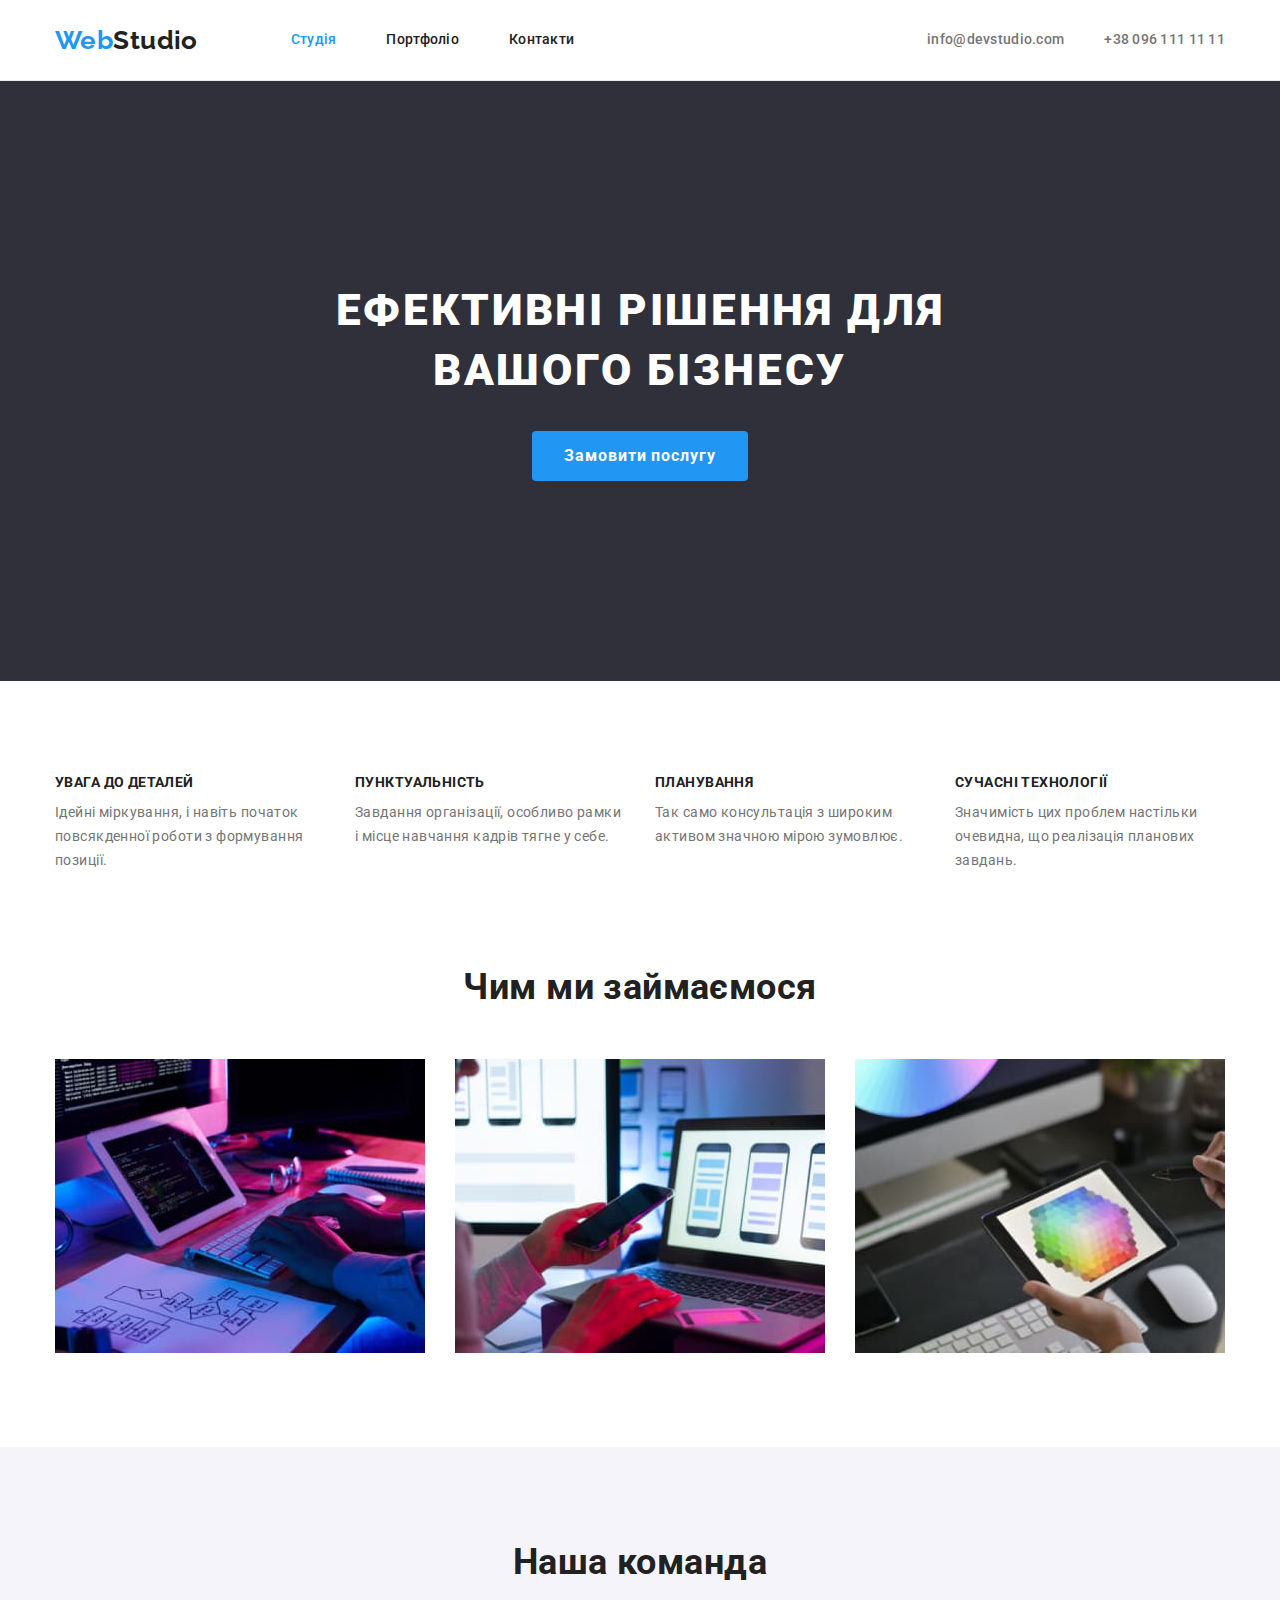
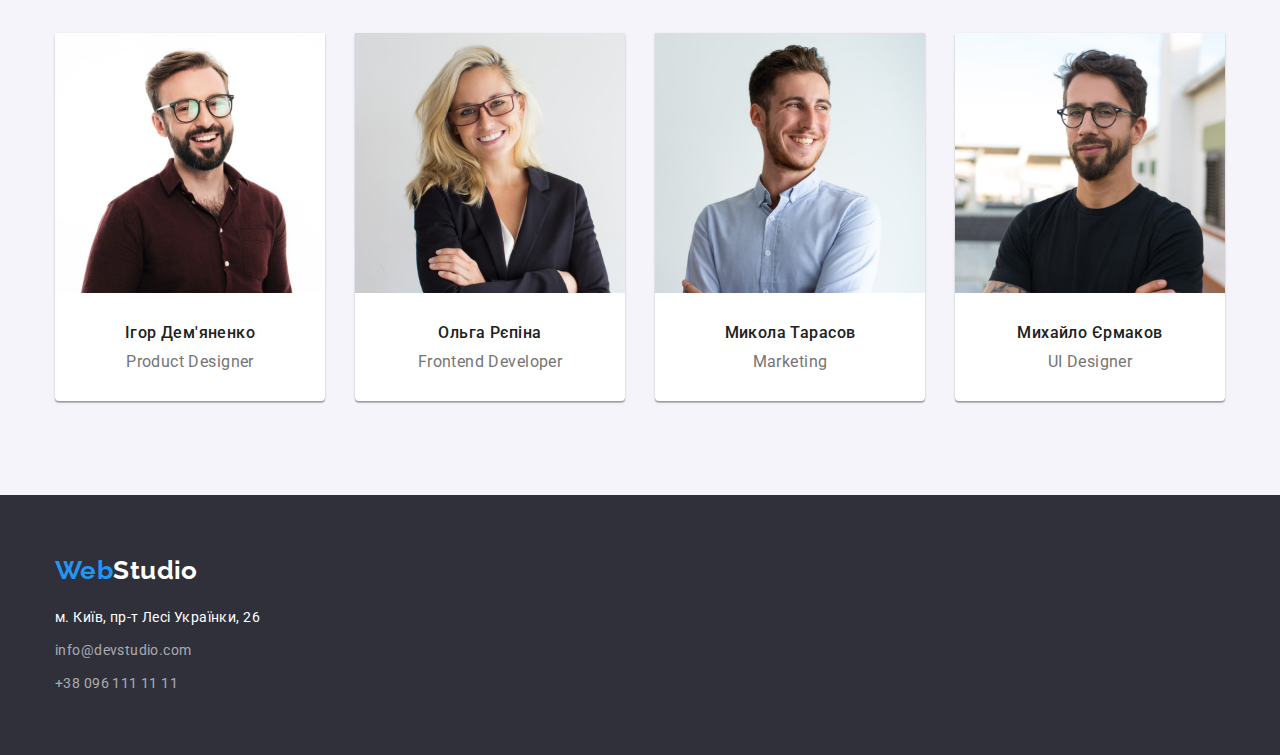
<file: index.html>
<!DOCTYPE html>
<html lang="uk">
  <head>
    <meta charset="UTF-8">
    <meta http-equiv="X-UA-Compatible" content="IE=edge">
    <meta name="viewport" content="width=device-width, initial-scale=1.0">
    <title>Document</title>
    <link rel="preconnect" href="https://fonts.googleapis.com">
    <link rel="preconnect" href="https://fonts.gstatic.com" crossorigin>
    <link href="https://fonts.googleapis.com/css2?family=Raleway:wght@700&family=Roboto:wght@400;500;700;900&display=swap" rel="stylesheet">
    <link rel="stylesheet" href="./portfolio.html">
    <link rel="stylesheet" href="https://cdnjs.cloudflare.com/ajax/libs/modern-normalize/1.1.0/modern-normalize.min.css">
    <link rel="stylesheet" href="./css/styles.css">
  </head>
  
    <body>
      <!--шапка-->
      <header>
        <div class="conteiner main-nav">
          <nav class="logo-nav">
            <a href="" class="logo"><span class="web">Web</span>Studio
            </a>
            
            <ul class="site-nav">
              <li class="item"><a href="./index.html" class="link current">Студія</a></li>
              <li class="item"><a href="./portfolio.html" class="link">Портфоліо</a></li>
              <li class="item"><a href="" class="link">Контакти</a></li>
            </ul>
          </nav>
          <ul class="contacts">
            <li class="item"><a href="mailo:info@devstudio.com" class="link">info@devstudio.com</a></li>
            <li class="item"><a href="tel:+380961111111" class="link">+38 096 111 11 11</a></li>
          </ul>
        </div>
      </header>
      <!--контент-->
      <main>
        <!--герой-->
        
          <section class="hero">
            <div class="conteiner">
              <h1 class="hero-title">Ефективні рішення для<br>вашого бізнесу</h1>
              <button type="button" class="hero-button">Замовити послугу</button>  
            </div>  
          </section>
          <!--цілі-->
          
            <section class="section">
              <div class="conteiner goal">
                <ul class="list">
                  <li class="item">
                    <h3 class="goal-name">УВАГА ДО ДЕТАЛЕЙ</h3>
                    <p class="goal-text">
                      Ідейні міркування, і навіть початок повсякденної роботи з
                      формування позиції.
                    </p>
                  </li>
                  <li class="item">
                    <h3 class="goal-name">ПУНКТУАЛЬНІСТЬ</h3>
                    <p class="goal-text">
                      Завдання організації, особливо рамки і місце навчання кадрів тягне
                      у себе.
                    </p>
                  </li>
                  <li class="item">
                    <h3 class="goal-name">ПЛАНУВАННЯ</h3>
                    <p class="goal-text">
                      Так само консультація з широким активом значною мірою зумовлює.
                    </p>
                  </li>
                  <li class="item">
                    <h3 class="goal-name">СУЧАСНІ ТЕХНОЛОГІЇ</h3>
                    <p class="goal-text">
                      Значимість цих проблем настільки очевидна, що реалізація планових
                      завдань.
                    </p>
                  </li>
                </ul>
              </div>
              </section>
              <!--фото праці-->
              <section class="section">
                <div class="conteiner">
                  <h2 class="section-title">Чим ми займаємося</h2>
                  <ul class="photo-work">
                    <li class="item">
                      <img src="./images/work1.jpg" alt="фото роботи 1" width="370">
                    </li>
                    <li class="item">
                      <img src="./images/work2.jpg" alt="фото роботи 2" width="370">
                    </li>
                    <li class="item">
                      <img src="./images/work3.jpg" alt="фото роботи 3" width="370">
                    </li>
                  </ul>
                </div>
            </section>
           
          <!--знайомство з командою-->
          <section class="list section">
           <div class="conteiner">
            <h2 class="section-title">Наша команда</h2>
            <ul class="team-list">
              <li class="item">
                <img
                  src="./images/designer.jpg"
                  alt="Ігор Дем'яненко"
                  width="270"
                >
                <div class="team-item">
                  <h3 class="name">Ігор Дем'яненко</h3>
                  <p lang="en" class="jod-title">Product Designer</p>
                </div>
              </li>
    
              <li class="item">
                <img 
                src="./images/developer.jpg" 
                alt="Ольга Рєпіна" 
                width="270"
                >
                <div class="team-item">
                  <h3 class="name">Ольга Рєпіна</h3>
                  <p lang="en" class="jod-title">Frontend Developer</p>
                </div>
              </li>
    
              <li class="item">
                <img                   
                  src="./images/marketing.jpg"
                  alt="Микола Тарасов"
                  width="270"
                >
                <div class="team-item">
                  <h3 class="name">Микола Тарасов</h3>
                  <p lang="en" class="jod-title">Marketing</p>
                </div>
              </li>

              <li class="item">
                <img                   
                  src="./images/uidesigner.jpg"
                  alt="Михайло Єрмаков"
                  width="270"
                  >
                  <div class="team-item">
                    <h3 class="name">Михайло Єрмаков</h3>
                    <p lang="en" class="jod-title">UI Designer</p>
                  </div>
              </li>
            </ul>
          </section>
        </div>
      </main>
  
      <!--футер-->
      <footer class="footer">
        <div class="conteiner">
          <a href="" class="logo-footer"><span class="web">Web</span>Studio
          </a>
            <address><span class="location item">м. Київ, пр-т Лесі Українки, 26</span>
            <ul class="footer-contacts">
              <li  class="item"><a href="mailo:info@devstudio.com" class="link">info@devstudio.com</a></li>
              <li><a href="tel:+380961111111" class="link">+38 096 111 11 11</a></li>
            </ul>
          </address>
        </div>
      </footer>
    </body>
  
  
</html>
</file>
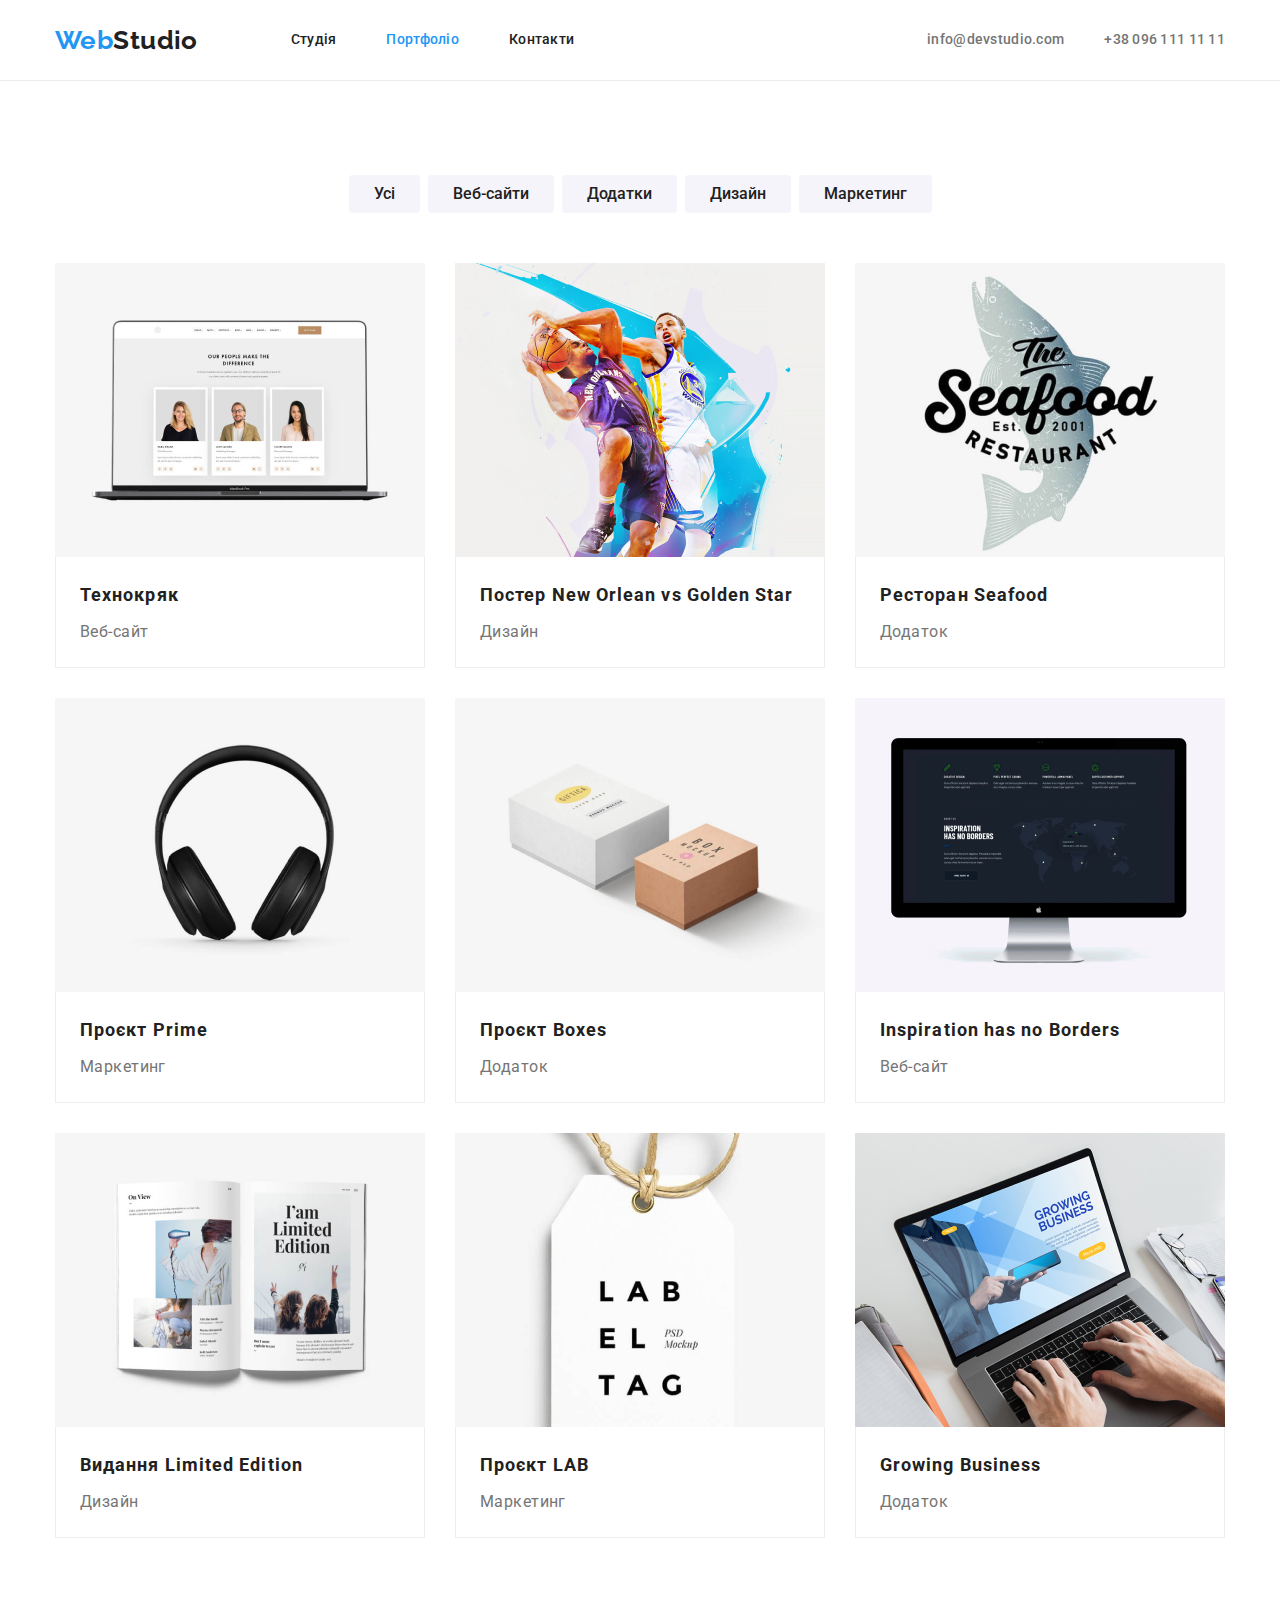
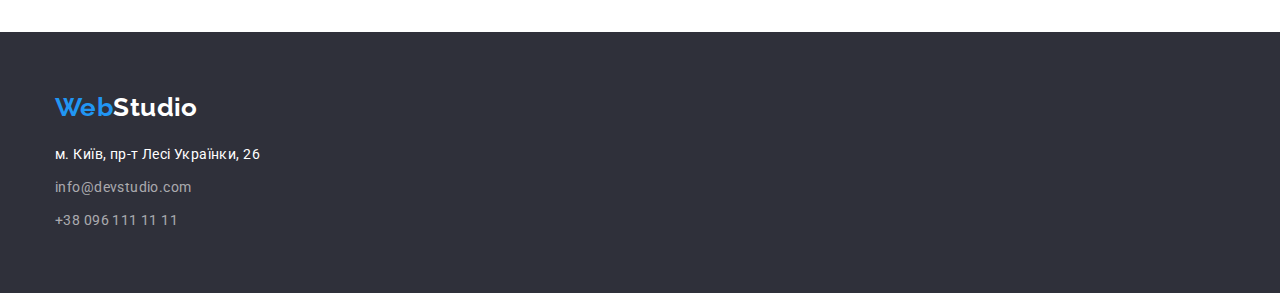
<file: portfolio.html>
<!DOCTYPE html>
<html lang="en">
<head>
    <meta charset="UTF-8">
    <meta http-equiv="X-UA-Compatible" content="IE=edge">
    <meta name="viewport" content="width=device-width, initial-scale=1.0">
    <title>portfolio</title>
    <link rel="preconnect" href="https://fonts.googleapis.com">
    <link rel="preconnect" href="https://fonts.gstatic.com" crossorigin>
    <link href="https://fonts.googleapis.com/css2?family=Raleway:wght@700&family=Roboto:wght@400;500;700;900&display=swap" rel="stylesheet">
    <link rel="stylesheet" href=".//index.html">
    <link rel="stylesheet" href="https://cdnjs.cloudflare.com/ajax/libs/modern-normalize/1.1.0/modern-normalize.min.css">
    <link rel="stylesheet" href="./css/styles.css">
</head>
<body>
    <!--шапка-->
    <header>
      <div class="conteiner main-nav">
        <nav class="logo-nav">
          <a href="" class="logo"><span class="web">Web</span>Studio
          </a>
          
          <ul class="site-nav">
            <li class="item"><a href="./index.html" class="link">Студія</a></li>
            <li class="item"><a href="./portfolio.html" class="link current">Портфоліо</a></li>
            <li class="item"><a href="" class="link">Контакти</a></li>
          </ul>
        </nav>
        <ul class="contacts">
          <li class="item"><a href="mailo:info@devstudio.com" class="link">info@devstudio.com</a></li>
          <li class="item"><a href="tel:+380961111111" class="link">+38 096 111 11 11</a></li>
        </ul>
      </div>
    </header>
      <main>
        <!-- <h1>Портфоліо</h1> -->
        <section class="section">
          <div class="conteiner">
              <ul class="button-list">
                <li class="item"><button type="button" class="filter">Усі</button></li>
                <li class="item"><button type="button" class="filter">Веб-сайти</button></li>
                <li class="item"><button type="button" class="filter">Додатки</button></li>
                <li class="item"><button type="button" class="filter">Дизайн</button></li>
                <li class="item"><button type="button" class="filter">Маркетинг</button></li>
              </ul>
          
          <ul class="portfolio-list">
            <li class="item">
              <a href=""><img src="./images/img1.jpg" alt="Технокряк" width="370">
                <div class="title-text">
                  <h2 class="list-title">Технокряк</h2>
                  <p class="text">Веб-сайт</p>
                </div>
              </a>
            </li>
            <li class="item">
              <a href=""><img src="./images/img2.jpg" alt="Постер New Orlean vs Golden Star" width="370">
                <div class="title-text">
                  <h2 class="list-title">Постер New Orlean vs Golden Star</h2>
                  <p class="text">Дизайн</p>
                </div>
              </a>
            </li>
            <li class="item">
              <a href=""><img src="./images/img3.jpg" alt="Ресторан Seafood" width="370">
                <div class="title-text">
                  <h2 class="list-title">Ресторан Seafood</h2>
                  <p class="text">Додаток</p>
                </div>
              </a>
            </li>
            <li class="item">
              <a href=""><img src="./images/img4.jpg" alt="Проєкт Prime" width="370">
                <div class="title-text">
                  <h2 class="list-title">Проєкт Prime</h2>
                  <p class="text">Маркетинг</p>
                </div>
              </a>
            </li>
            <li class="item">
              <a href=""><img src="./images/img5.jpg" alt="Проєкт Boxes" width="370">
                <div class="title-text">
                  <h2 class="list-title">Проєкт Boxes</h2>
                  <p class="text">Додаток</p>
                </div>
              </a>
            </li>
            <li class="item">
              <a href=""><img src="./images/img6.jpg" alt="Inspiration has no Borders" width="370">
                <div class="title-text">
                  <h2 class="list-title">Inspiration has no Borders</h2>
                  <p class="text">Веб-сайт</p>
                </div>
              </a>
            </li>
            <li class="item">
              <a href=""><img src="./images/img7.jpg" alt="Видання Limited Edition" width="370">
                <div class="title-text">
                  <h2 class="list-title">Видання Limited Edition</h2>
                  <p class="text">Дизайн</p>
                </div>
              </a>
            </li>
            <li class="item">
              <a href=""><img src="./images/img8.jpg" alt="Проєкт LAB" width="370">
                <div class="title-text">
                  <h2 class="list-title">Проєкт LAB</h2>
                  <p class="text">Маркетинг</p>
                </div>
              </a>
            </li>
            <li class="item">
              <a href=""><img src="./images/img9.jpg" alt="Growing Business" width="370">
                <div class="title-text">
                  <h2 class="list-title">Growing Business</h2>
                  <p class="text">Додаток</p>
                </div>
              </a>
            </li>
          </ul>
          </div>
        </section>
      </main>
     <!--футер-->
     <footer class="footer">
      <div class="conteiner">
        <a href="" class="logo-footer"><span class="web">Web</span>Studio
        </a>
          <address><span class="location item">м. Київ, пр-т Лесі Українки, 26</span>
          <ul class="footer-contacts">
            <li  class="item"><a href="mailo:info@devstudio.com" class="link">info@devstudio.com</a></li>
            <li><a href="tel:+380961111111" class="link">+38 096 111 11 11</a></li>
          </ul>
        </address>
      </div>
    </footer>
</body>
</html>
</file>
<file: css/styles.css>
:root {
    --primary-text-color:#757575;
    --title-text-color:#212121;
    --accent-color:#2196F3;
}

html {
    box-sizing: border-box;
}

*,
*::before,
*::after {
    box-sizing: inherit;
}

.conteiner {
    width: 1200px;
    padding-left: 15px;
    padding-right: 15px;
    margin: 0 auto;
}

body {
    background-color: #FFFFFF; 
    color: var(--primary-text-color);

    font-family: 'Roboto', sans-serif;
    font-size: 14px;
    line-height: 1.71;
    letter-spacing: 0.03em;
  
}

h1, h2, h3, h4, p {
    margin: 0;
    padding: 0;
}

img {
    display: block;
}

ul {
    list-style:none;
    margin: 0;
    padding: 0;
}
a {
    text-decoration: none;   
}
/* header */
/* logo */

header {
    border-bottom: 1px solid #ECECEC;
}

.logo {
    color: var(--title-text-color);
    font-family: 'Raleway', cursive;
    font-weight: 700;
    font-size: 26px;
    line-height: 1.19;    
}

.web {
    color: #2196F3;
   }
   
/* site-nav */
.main-nav, .logo-nav {
    display: flex;
    align-items: center;
    

}

.site-nav {
    display: flex;
    margin-left: 93px;
    
}

.site-nav .item:not(:last-child) {
    margin-right: 50px;
}

.contacts {
    display: flex;
    margin-left: auto;
}
.contacts .item:not(:last-child) {
    margin-right: 40px;
}

.site-nav .link {
    display: block;
    padding-top: 32px;
    padding-bottom: 32px;

    color: var(--title-text-color);
    font-family: 'Roboto';
    font-weight: 500;
    font-size: 14px;
    line-height: 1.14;
    letter-spacing: 0.02em;
   
}

.site-nav .link:hover,
.site-nav .link:focus
{
    color: var(--accent-color);
}
.site-nav .link.current {
    color: var(--accent-color);
}

.contacts .link {
    color: var(--primary-text-color);
    font-weight: 500;
    font-size: 14px;
    line-height: 1.14;
    letter-spacing: 0.02em;
}

.contacts .link:hover,
.contacts .link:focus
{
    color: var(--accent-color);
}



/* section */
.section {
    padding-top: 94px;
    padding-bottom: 94px;
   }
.section:nth-child(3n) {
    padding-top: 0px;
}



/* секція герой */
.hero {
    padding-top: 200px;
    padding-bottom: 200px;
    background-color:  #2F303A;
    text-align: center;
    
}

.hero-title {
    margin-bottom: 30px;
    /* width: 696px; */
    
    
    color: #FFFFFF;
    font-weight: 900;
    font-size: 44px;
    line-height: 1.36;
    letter-spacing: 0.06em;
    text-transform: uppercase;
    text-align: center;
}

.hero-button {
    color: #FFFFFF;
    background-color:var(--accent-color);
    font-weight: 700;
    font-size: 16px;
    line-height: 1.88;
    letter-spacing: 0.06em;
    cursor: pointer;
    border: 1px transparent;
    border-radius: 4px;
    padding: 10px 32px;
    min-width: 200px;
    text-align: center;
   }



/* goal-цілі */
.goal .list {
    display: flex;
}
.goal .item {
    margin-right: 30px;
    width: 270px;
}
.goal .item:last-child {
    margin-right: 0px;
}

.section-title {
    color: var(--title-text-color);
    font-weight: 700;
    font-size: 36px;
    line-height: 1.17;
    text-align: center;
    margin-bottom: 50px;
}

.goal-name {
    color: var(--title-text-color);
    font-weight: 700;
    font-size: 14px;
    line-height: 1.14;
    margin-bottom: 10px;
    }

.goal-text {
    font-size: 14px;
    line-height: 1.71;
}   

/* фото праці */
.photo-work {
    display: flex;
}
.photo-work .item {
    margin-right: 30px;
}
.photo-work .item:last-child {
    margin-right: 0px;
}

/* знайомство з командою */
.list.section {
    background: #F5F4FA;
}
.team-list {
    display: flex;
    }
.team-list .item {
    margin-right: 30px;
    border-radius: 0px 0px 4px 4px;
    box-shadow: 0px 1px 3px rgba(0, 0, 0, 0.12), 0px 1px 1px rgba(0, 0, 0, 0.14), 0px 2px 1px rgba(0, 0, 0, 0.2);
    
    background-color: #FFFFFF;
}
.team-list .item:last-child {
    margin-right: 0px;
}


.name {
    margin-bottom: 10px;

    text-align: center;
    color: var(--title-text-color);
    font-weight: 500;
    font-size: 16px;
    line-height: 1.19;
}
.team-item {
    padding-top: 30px;
    padding-bottom: 30px;
}

.jod-title {
    text-align: center;
    font-weight: 400;
    font-size: 16px;
    line-height: 1.19;
}


    /* footer */
.footer {
    background-color:  #2F303A;
    padding-top: 60px;
    padding-bottom: 60px;
}

.logo-footer {
    display: inline-block;
    color: #FFFFFF;
    font-family: 'Raleway', cursive;
    font-weight: 700;
    font-size: 26px;
    line-height: 1.19; 
    margin-bottom: 20px;   
}

.location {
    color:#FFFFFF;
    font-size: 14px;
    line-height: 1.71;
    font-style: normal;
} 

.footer-contacts .link {
    font-style: normal;
    font-weight: 400;
    font-size: 14px;
    line-height: 1.71;
    color: rgba(255, 255, 255, 0.6);
}
.footer .item{
    display: block;
    margin-bottom: 9px;
}



/* portfolio */

.filter {
    display: block;
    color: var(--title-text-color);
    background: #F5F4FA;
    font-weight: 500;
    font-size: 16px;
    line-height: 1.62;
    text-align: center;
    cursor: pointer;
    border: 1px transparent;
    border-radius: 4px;
    padding: 6px 22px;
    text-align: center;
    }

.filter{
    padding: 6px 25px;
}

.button-list .item {
    margin-right: 8px;
}

.button-list .item:last-child {
    margin-right: 0px;
}

.filter:hover, filter:focus {
    color: #FFFFFF;
    background-color:var(--accent-color); 
}

.button-list {
    display: flex;
    margin-bottom: 50px;
    justify-content:center
    }

    .portfolio-list {
        display: flex;
        flex-wrap: wrap;
    }
    .portfolio-list .item {
        margin-right: 30px;
        margin-bottom: 30px;
    }

    .portfolio-list .item:nth-child(3n) {
        margin-right: 0px;
    }
    .portfolio-list .item:nth-last-child(-n+3) {
        margin-bottom: 0px;
    }
    
    .title-text {
        padding: 20px 24px 20px 24px;
        border-right: 1px solid #EEEEEE;
        border-bottom: 1px solid #EEEEEE;
        border-left: 1px solid #EEEEEE;
    }

.list-title {
    margin-bottom: 4px;
    color: var(--title-text-color);
    font-weight: 700;
    font-size: 18px;
    line-height: 2.00;
    letter-spacing: 0.06em;
}

.text {
    color: var(--primary-text-color);
    font-size: 16px;
    line-height: 1.88;
}
</file>
